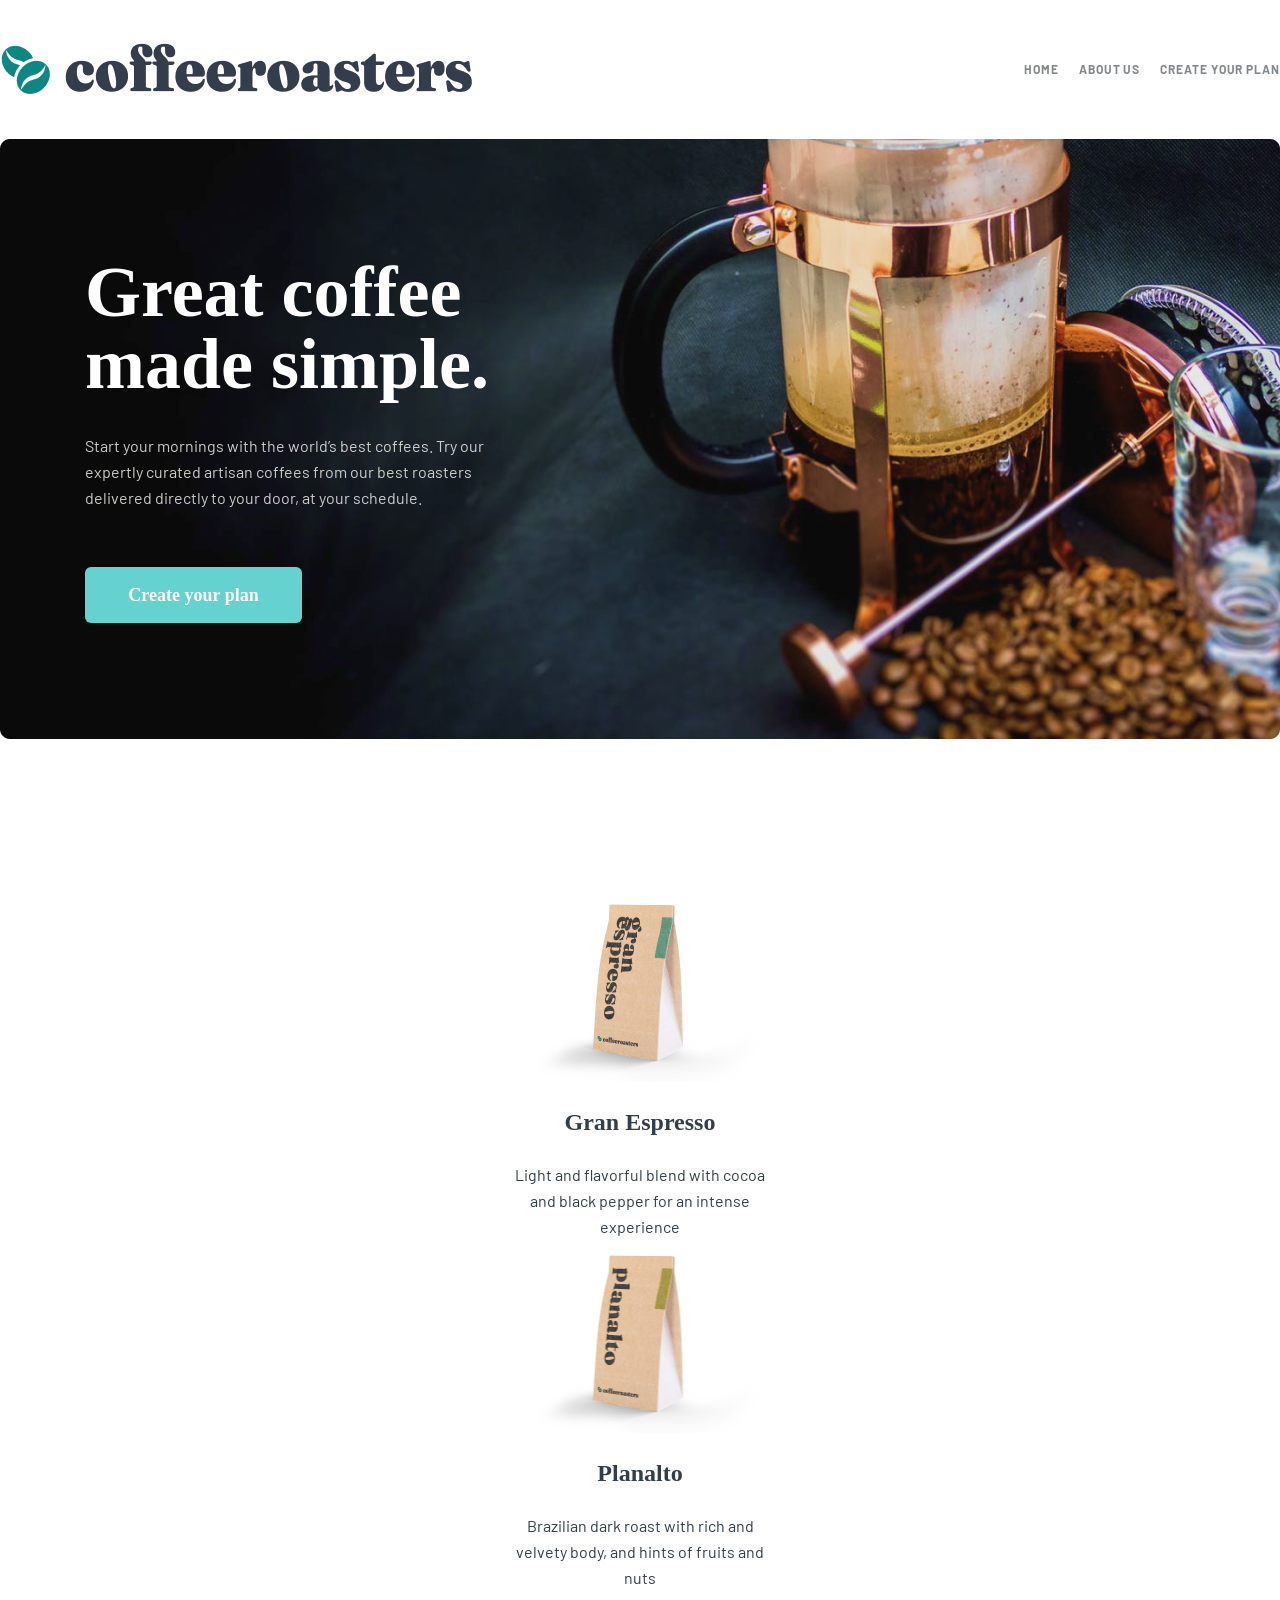
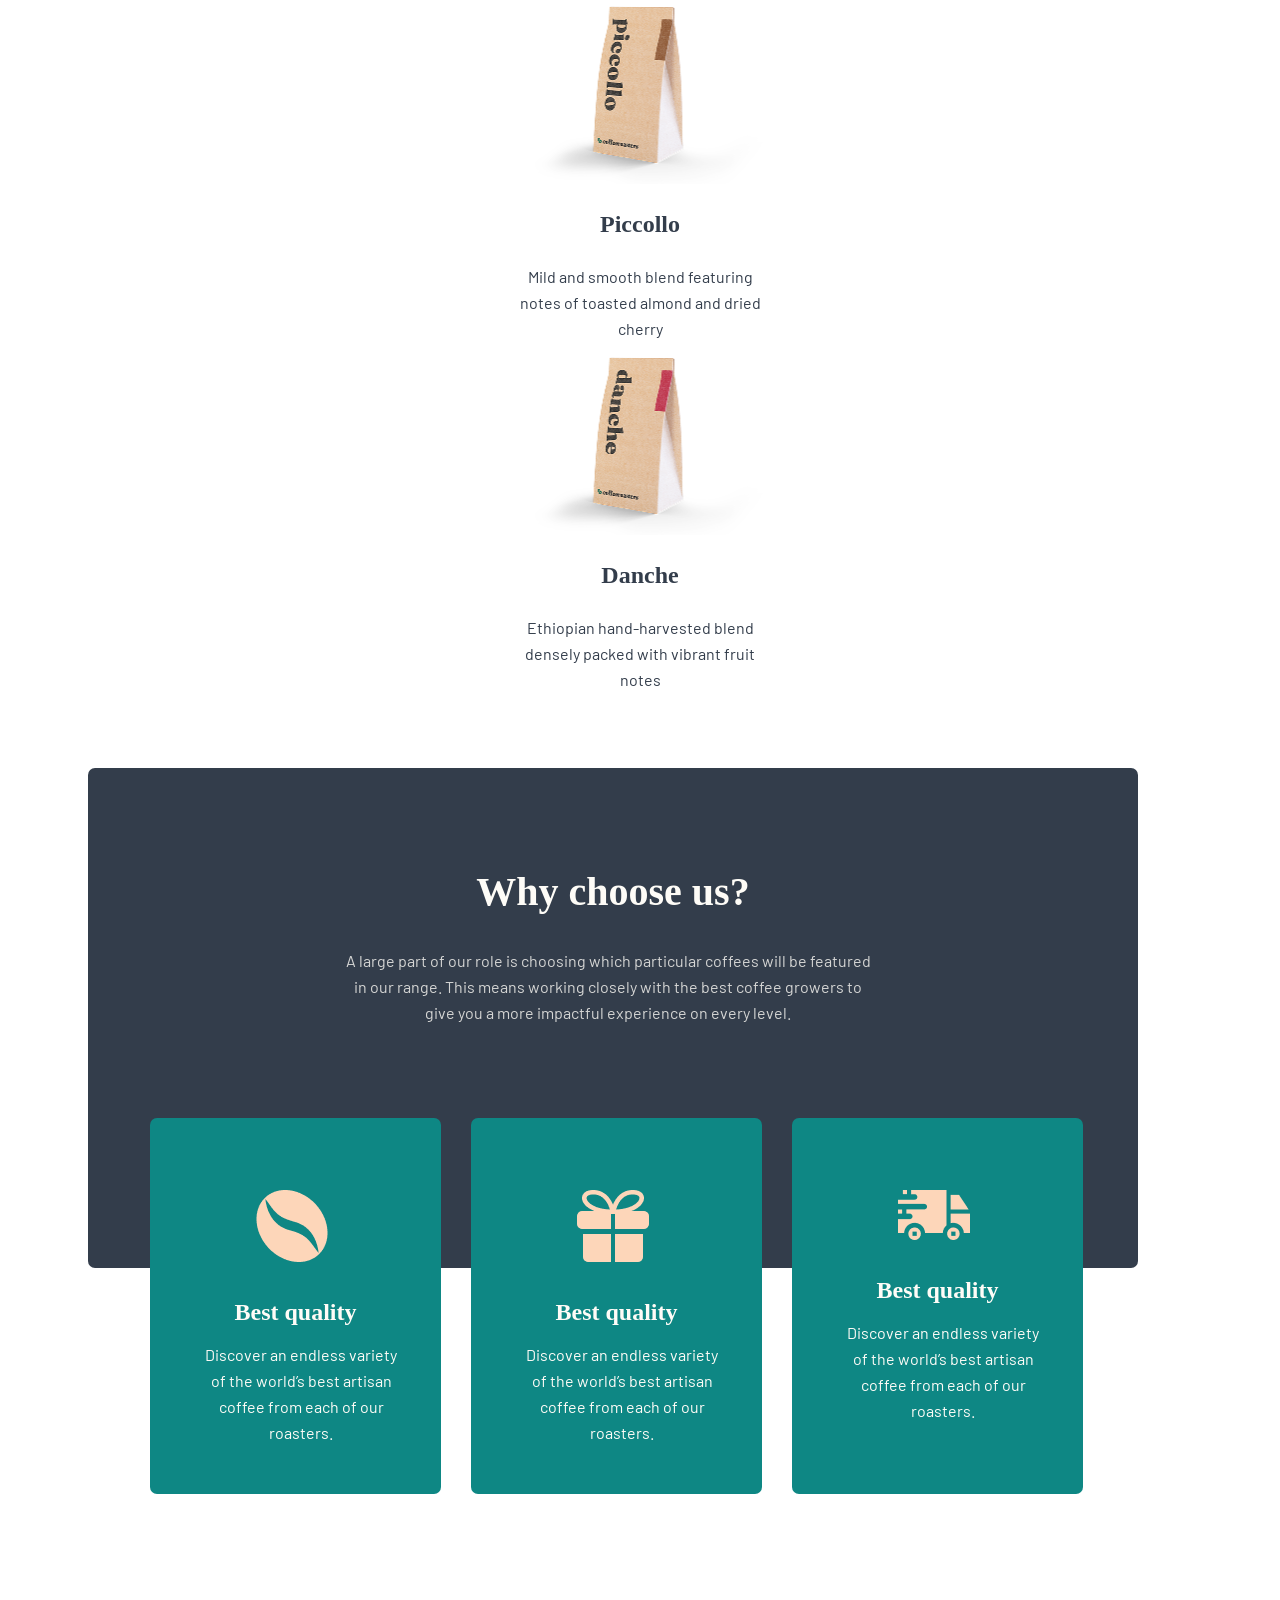
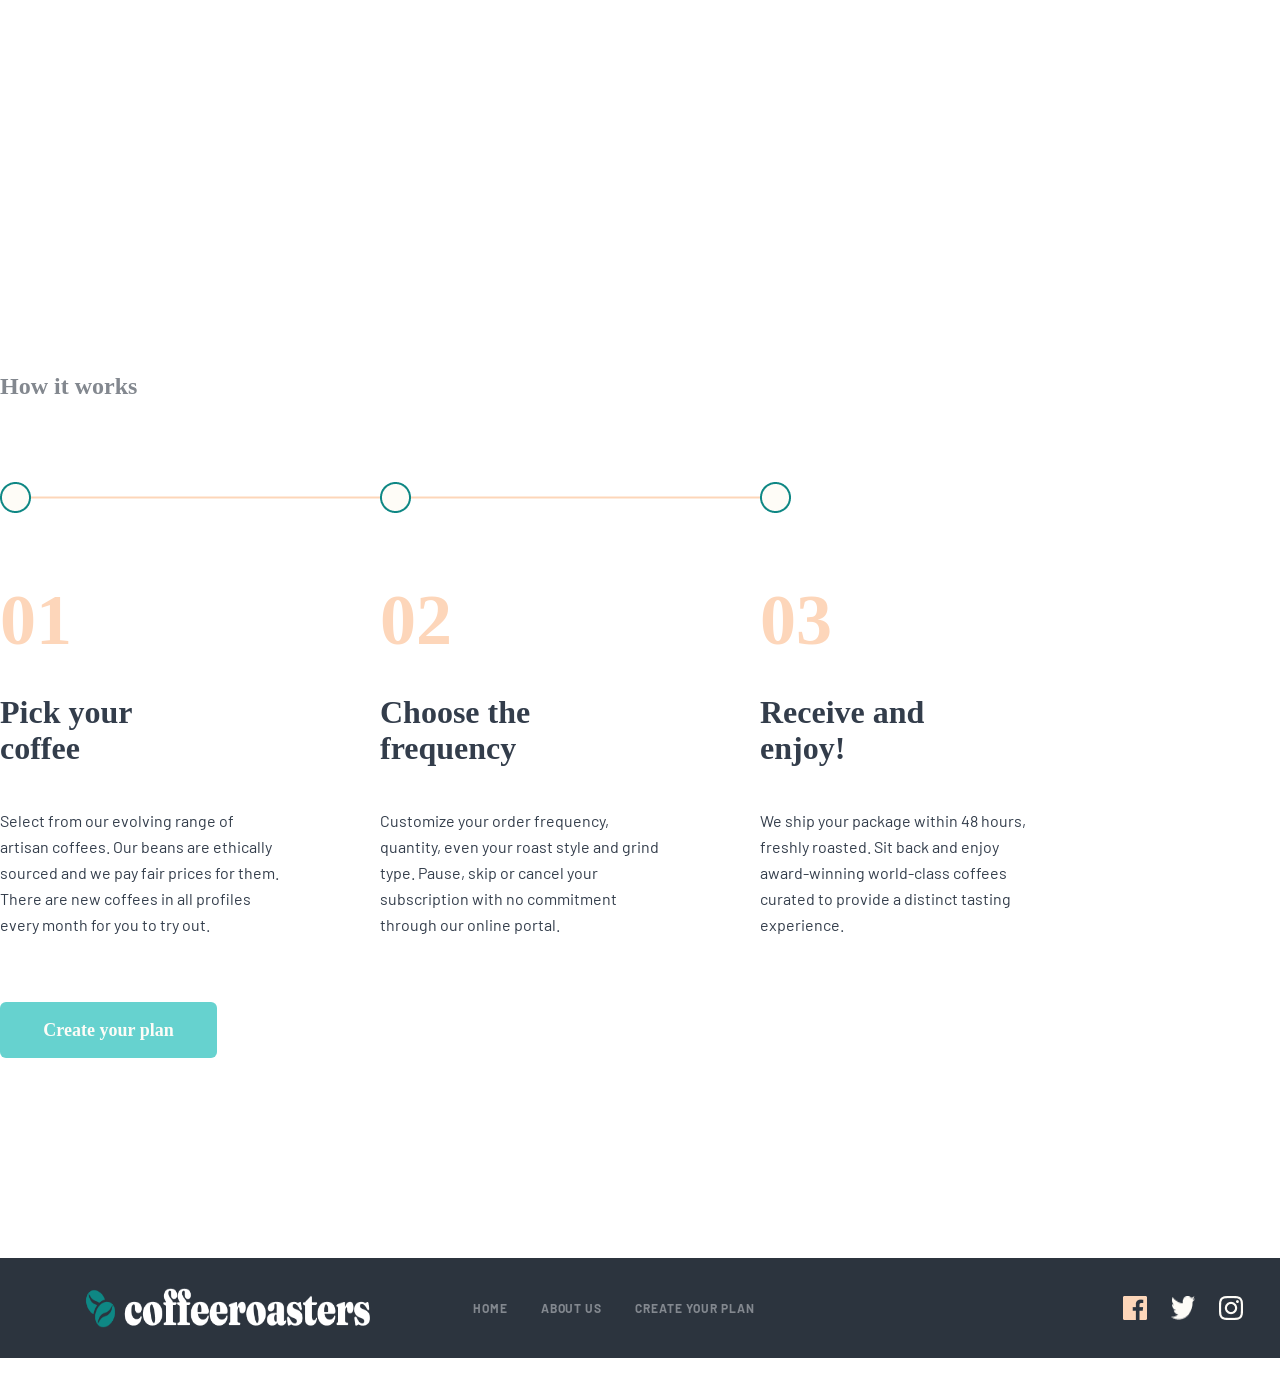
<file: index.html>
<!doctype html>
<html lang="en">
  <head>
    <meta charset="UTF-8" />
    <meta name="viewport" content="width=device-width, initial-scale=1.0" />
    <link rel="stylesheet" href="./css/style.css" />
    <title>Coffe</title>
  </head>
  <body>
    <header>
      <nav class="navbar__nav container">
        <img src="./assents/Group 5.png" alt="logo" class="navbar__logo" />
        <ul class="navbar__menu">
          <li class="navbar__item">
            <a href="#" class="navbar__link">HOME</a>
          </li>

          <li class="navbar__item">
            <a href="./pages/about.html" class="navbar__link">ABOUT US</a>
          </li>

          <li class="navbar__item">
            <a href="./pages/subcribe.html" class="navbar__link"
              >CREATE YOUR PLAN</a
            >
          </li>
        </ul>
      </nav>
    </header>

    <main>
      <section class="intro">
        <div class="intro__container container">
          <h1 class="intro__title">Great coffee made simple.</h1>
          <p class="intro__text">
            Start your mornings with the world’s best coffees. Try our expertly
            curated artisan coffees from our best roasters delivered directly to
            your door, at your schedule.
          </p>
          <button class="intro__btn">Create your plan</button>
        </div>
      </section>

      <section class="cards">
        <div class="cards__container container">
          <div class="cards__box">
          <div class="card">
            <div class="card__box">
              <img
                src="./assents/kopi1 copy.png"
                alt="coffe paket"
                class="card__img"
              />
              <h3 class="card__title">Gran Espresso</h3>
              <p class="card__text">
                Light and flavorful blend with cocoa and black pepper for an
                intense experience
              </p>
            </div>
          </div>

          <div class="card">
            <div class="card__box">
              <img
                src="./assents/kopi2.png"
                alt="coffe paket"
                class="card__img"
              />
              <h3 class="card__title">Planalto</h3>
              <p class="card__text">
                Brazilian dark roast with rich and velvety body, and hints of
                fruits and nuts
              </p>
            </div>
          </div>

          <div class="card">
            <div class="card__box">
              <img
                src="./assents/kopi3.png"
                alt="coffe paket"
                class="card__img"
              />
              <h3 class="card__title">Piccollo</h3>
              <p class="card__text">
                Mild and smooth blend featuring notes of toasted almond and
                dried cherry
              </p>
            </div>
          </div>

          <div class="card">
            <div class="card__box">
              <img
                src="./assents/kopi4.png"
                alt="coffe paket"
                class="card__img"
              />
              <h3 class="card__title">Danche</h3>
              <p class="card__text">
                Ethiopian hand-harvested blend densely packed with vibrant fruit
                notes
              </p>
            </div>
          </div>
          </div>
        </div>
      </section>

      <section class="choose">
        <div class="choose__container container">
          <div class="choose__bitmap">
            <h2 class="choose__title">Why choose us?</h2>
            <p class="choose__text">
              A large part of our role is choosing which particular coffees will
              be featured in our range. This means working closely with the best
              coffee growers to give you a more impactful experience on every
              level.
            </p>
          </div>

          <div class="choose__cards__card">
            <div class="choose__cards">
              <div class="cards__card">
                <img
                  src="./assents/coffee-bean.png"
                  alt="coffe donasi"
                  class="choose__card__img"
                />
                <h2 class="choose__card__title">Best quality</h2>
                <p class="choose__card__text">
                  Discover an endless variety of the world’s best artisan coffee
                  from each of our roasters.
                </p>
              </div>
            </div>

            <div class="choose__cards">
              <div class="cards__card">
                <img
                  src="./assents/Combined Shape.png"
                  alt="coffe donasi"
                  class="choose__card__img"
                />
                <h2 class="choose__card__title">Best quality</h2>
                <p class="choose__card__text">
                  Discover an endless variety of the world’s best artisan coffee
                  from each of our roasters.
                </p>
              </div>
            </div>

            <div class="choose__cards">
              <div class="cards__card">
                <img
                  src="./assents/Combined Shape (1).png"
                  alt="coffe donasi"
                  class="choose__card__img"
                />
                <h2 class="choose__card__title">Best quality</h2>
                <p class="choose__card__text">
                  Discover an endless variety of the world’s best artisan coffee
                  from each of our roasters.
                </p>
              </div>
            </div>
          </div>
        </div>
      </section>

      <section class="works">
        <div class="works__container container">
          <h2 class="works__title">How it works</h2>
          <img src="./assents/list.png" alt="list" class="works__img" />
          <div class="works__boxs">
            <div class="boxs__box">
              <h1 class="box__number">01</h1>
              <h1 class="box__title">Pick your coffee</h1>
              <p class="box__text">
                Select from our evolving range of artisan coffees. Our beans are
                ethically sourced and we pay fair prices for them. There are new
                coffees in all profiles every month for you to try out.
              </p>
            </div>

            <div class="boxs__box">
              <h1 class="box__number">02</h1>
              <h1 class="box__title">Choose the frequency</h1>
              <p class="box__text">
                Customize your order frequency, quantity, even your roast style
                and grind type. Pause, skip or cancel your subscription with no
                commitment through our online portal.
              </p>
            </div>

            <div class="boxs__box">
              <h1 class="box__number">03</h1>
              <h1 class="box__title">Receive and enjoy!</h1>
              <p class="box__text">
                We ship your package within 48 hours, freshly roasted. Sit back
                and enjoy award-winning world-class coffees curated to provide a
                distinct tasting experience.
              </p>
            </div>
          </div>
          <button class="works__btn">Create your plan</button>
        </div>
      </section>

      <section class="footer">
        <div class="footer__container container">
          <div class="footer__background">
            <img
              src="./assents/footerLogo.png"
              alt="logo"
              class="footer__logo"
            />
            <navbar class="footer__nav">
              <ul class="footer__menu">
                <li class="footer__item">
                  <a href="#" class="footer__link">HOME</a>
                </li>

                <li class="footer__item">
                  <a href="./pages/about.html" class="footer__link">ABOUT US</a>
                </li>

                <li class="footer__item">
                  <a href="#" class="footer__link">CREATE YOUR PLAN</a>
                </li>
              </ul>
            </navbar>
            <div class="footer__imgs">
              <img
                src="./assents/facebook.png"
                alt="facebook"
                class="footer__img"
              />
              <img src="./assents/twich.png" alt="twich" class="footer__img" />
              <img
                src="./assents/instagram.png"
                alt="instagram"
                class="footer__img__instagram"
              />
            </div>
          </div>
        </div>
      </section>
    </main>
  </body>
</html>
</file>
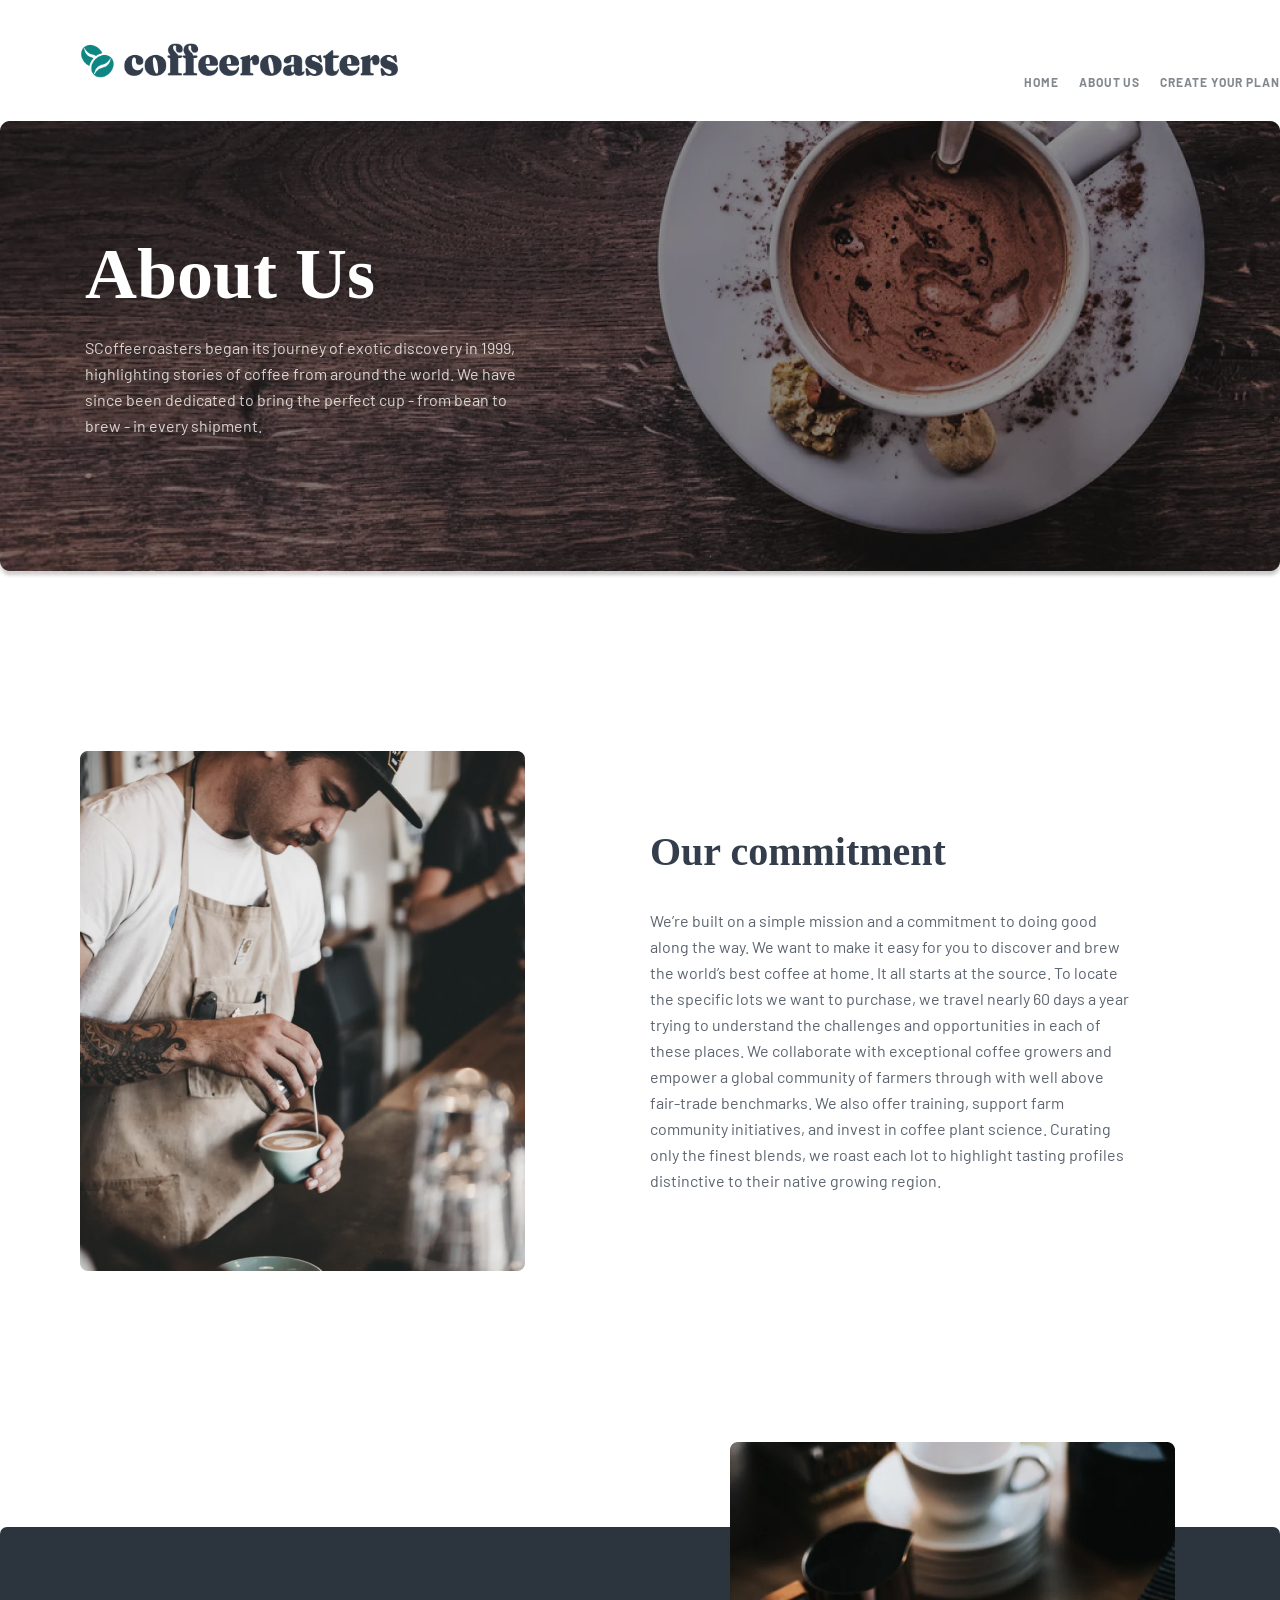
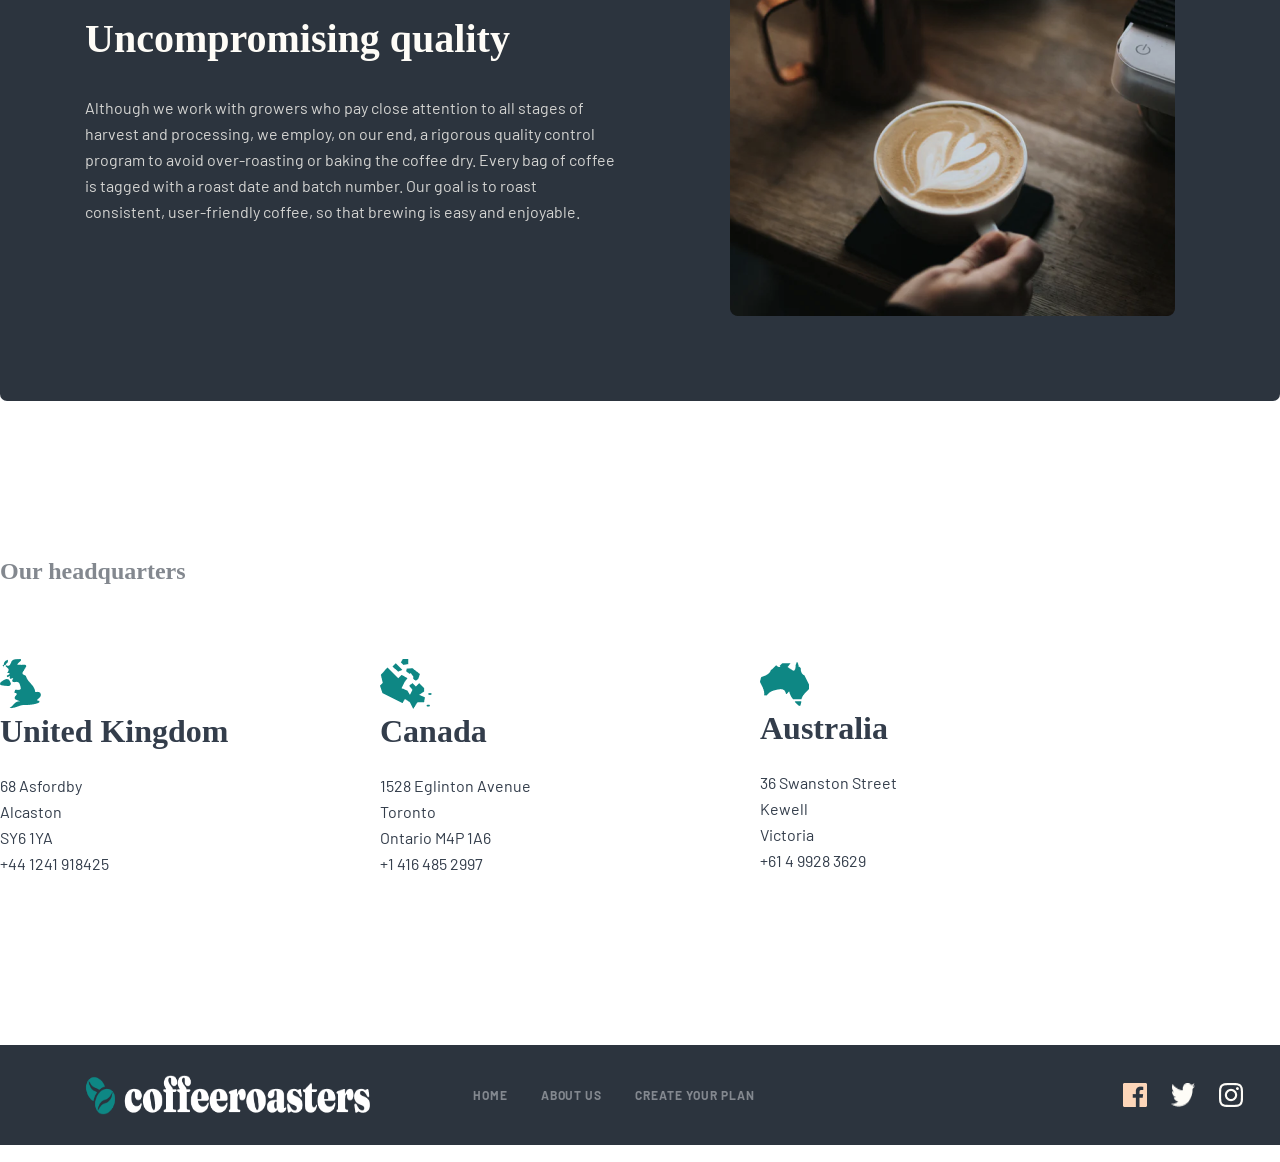
<file: pages/about.html>
<!doctype html>
<html lang="en">
  <head>
    <meta charset="UTF-8" />
    <meta name="viewport" content="width=device-width, initial-scale=1.0" />
    <link rel="stylesheet" href="../css/about.css" />
    <title>Coffe</title>
  </head>
  <body>
    <header>
      <nav class="navbar__nav container">
        <img src="../assents/Group 5.png" alt="logo" class="navbar__logo" />
        <ul class="navbar__menu">
          <li class="navbar__item">
            <a href="../index.html" class="navbar__link">HOME</a>
          </li>

          <li class="navbar__item">
            <a href="#" class="navbar__link">ABOUT US</a>
          </li>

          <li class="navbar__item">
            <a href="../pages/subcribe.html" class="navbar__link"
              >CREATE YOUR PLAN</a
            >
          </li>
        </ul>
      </nav>
    </header>

    <main>
      <section class="intro">
        <div class="intro__container container">
          <img src="../assents/orqaFon.png" alt="orqa fon" class="intro__img" />
          <h1 class="intro__title">About Us</h1>
          <p class="intro__text">
            SCoffeeroasters began its journey of exotic discovery in 1999,
            highlighting stories of coffee from around the world. We have since
            been dedicated to bring the perfect cup - from bean to brew - in
            every shipment.
          </p>
        </div>
      </section>

      <section class="our">
        <div class="our__container container">
          <img src="../assents/barist.png" alt="barist" class="our__img" />

          <div class="our__left">
            <h2 class="our__title">Our commitment</h2>
            <p class="our__text">
              We’re built on a simple mission and a commitment to doing good
              along the way. We want to make it easy for you to discover and
              brew the world’s best coffee at home. It all starts at the source.
              To locate the specific lots we want to purchase, we travel nearly
              60 days a year trying to understand the challenges and
              opportunities in each of these places. We collaborate with
              exceptional coffee growers and empower a global community of
              farmers through with well above fair-trade benchmarks. We also
              offer training, support farm community initiatives, and invest in
              coffee plant science. Curating only the finest blends, we roast
              each lot to highlight tasting profiles distinctive to their native
              growing region.
            </p>
          </div>
        </div>
      </section>

      <section class="quality">
        <div class="quality__container container">
          <div class="quality__bgc">
            <div class="quality__right">
              <div class="quality__matn">
                <h3 class="quality__title">Uncompromising quality</h3>
                <p class="quality__text">
                  Although we work with growers who pay close attention to all
                  stages of harvest and processing, we employ, on our end, a
                  rigorous quality control program to avoid over-roasting or
                  baking the coffee dry. Every bag of coffee is tagged with a
                  roast date and batch number. Our goal is to roast consistent,
                  user-friendly coffee, so that brewing is easy and enjoyable.
                </p>
              </div>
            </div>
          </div>
          <img src="../assents/coffe.png" alt="coffe" class="quality__img" />
        </div>
      </section>

      <section class="continet">
        <div class="continet__container container">
          <h2 class="continet__title">Our headquarters</h2>
          <div class="continet__boxs">
            <div class="continet__box">
              <img
                src="../assents/United.png"
                alt="United Kingdom"
                class="box__img"
              />
              <div class="box__matn">
                <h3 class="box__title">United Kingdom</h3>
                <p class="box__text">68 Asfordby</p>
                <p class="box__text">Alcaston</p>
                <p class="box__text">SY6 1YA</p>
                <p class="box__text">+44 1241 918425</p>
              </div>
            </div>

            <div class="continet__box">
              <img src="../assents/Canada.png" alt="Canada" class="box__img" />
              <div class="box__matn">
                <h3 class="box__title">Canada</h3>
                <p class="box__text">1528 Eglinton Avenue</p>
                <p class="box__text">Toronto</p>
                <p class="box__text">Ontario M4P 1A6</p>
                <p class="box__text">+1 416 485 2997</p>
              </div>
            </div>

            <div class="continet__box">
              <img
                src="../assents/Australia.png"
                alt="Australia"
                class="box__img"
              />
              <div class="box__matn">
                <h3 class="box__title">Australia</h3>
                <p class="box__text">36 Swanston Street</p>
                <p class="box__text">Kewell</p>
                <p class="box__text">Victoria</p>
                <p class="box__text">+61 4 9928 3629</p>
              </div>
            </div>
          </div>
        </div>
      </section>

      <section class="footer">
        <div class="footer__container container">
          <div class="footer__background">
            <img src="../assents/footerLogo.png" alt="logo" class="footer__logo" />

            <nav class="footer__nav">
              <ul class="footer__menu">
                <li class="footer__item">
                  <a href="../index.html" class="footer__link">HOME</a>
                </li>

                <li class="footer__item">
                  <a href="../pages/about.html" class="footer__link">ABOUT US</a>
                </li>

                <li class="footer__item">
                  <a href="../pages/subcribe.html" class="footer__link"
                    >CREATE YOUR PLAN</a
                  >
                </li>
              </ul>
            </nav>

            <div class="footer__imgs">
              <img src="../assents/facebook.png" alt="facebook" class="footer__img">
              <img src="../assents/twich.png" alt="twich" class="footer__img">
              <img src="../assents/instagram.png" alt="instagram" class="footer__img__instagram">
            </div>
          </div>
        </div>
      </section>
    </main>
  </body>
</html>
</file>
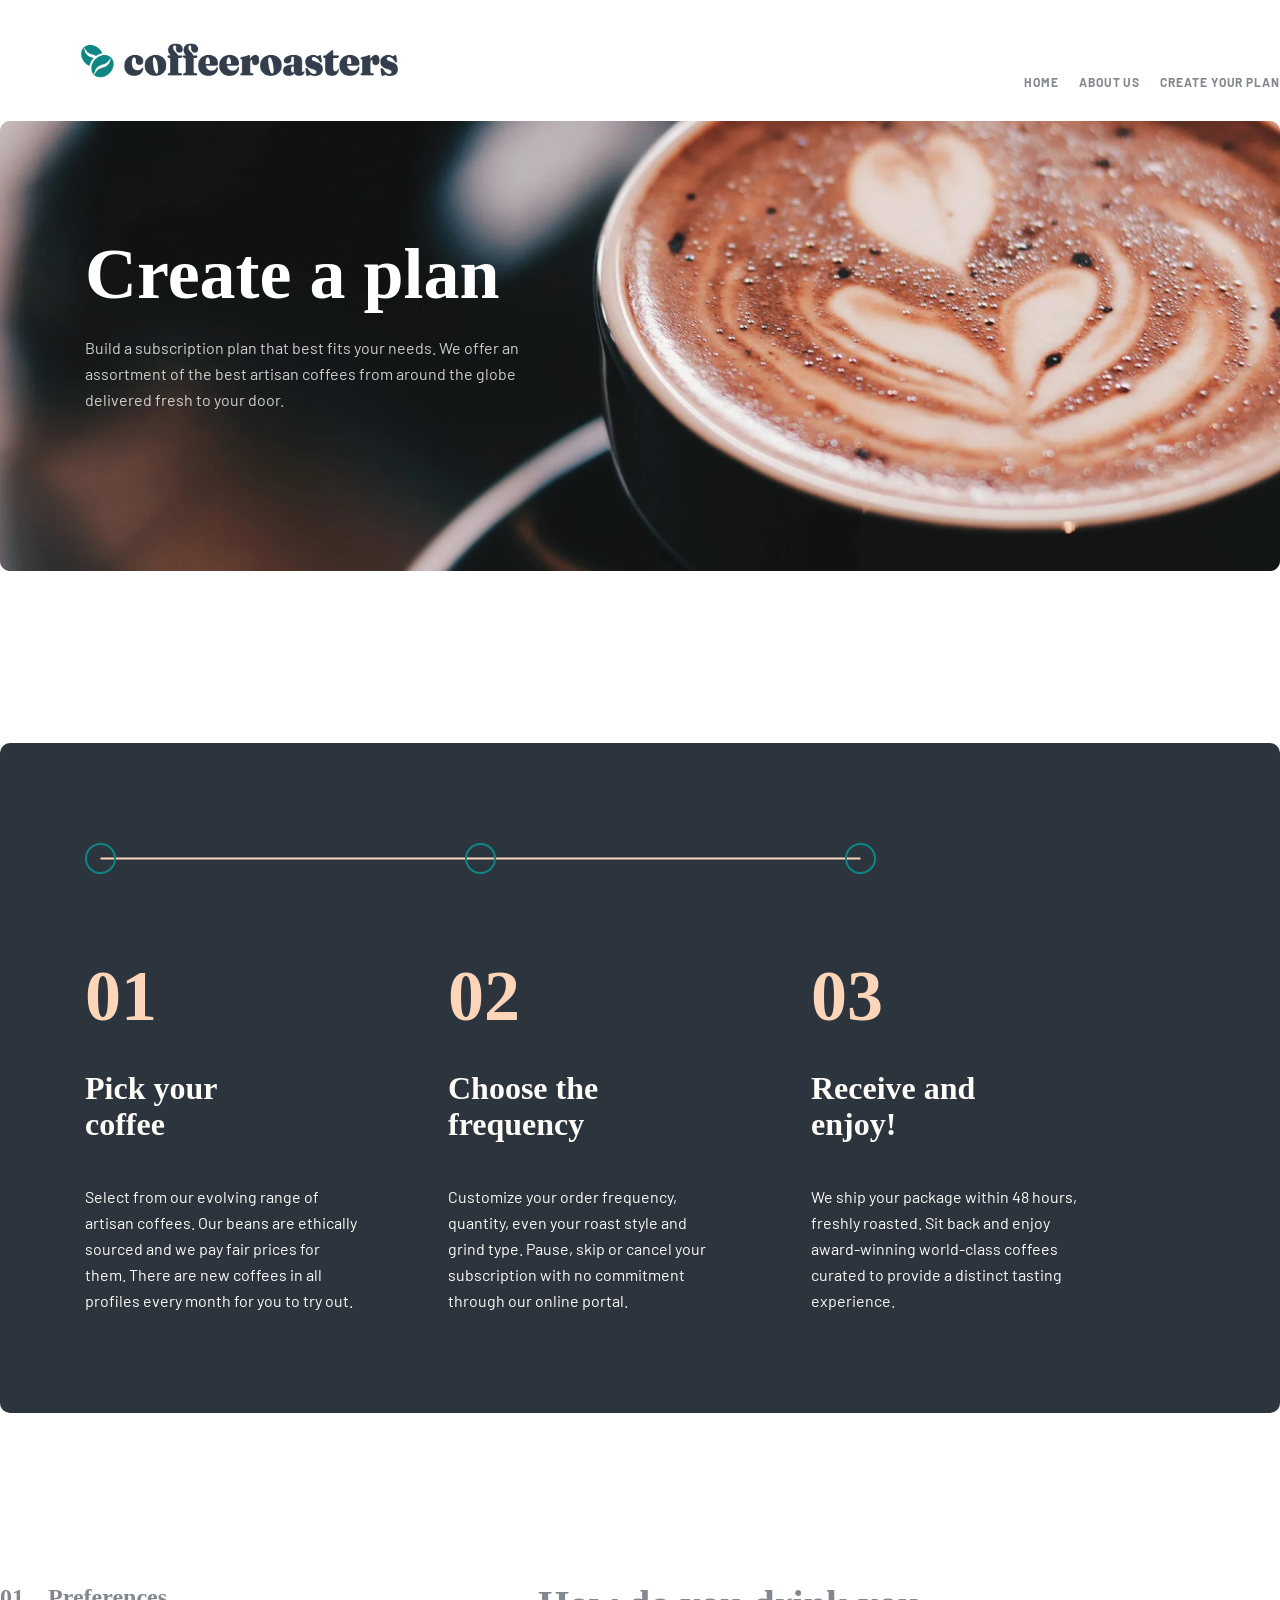
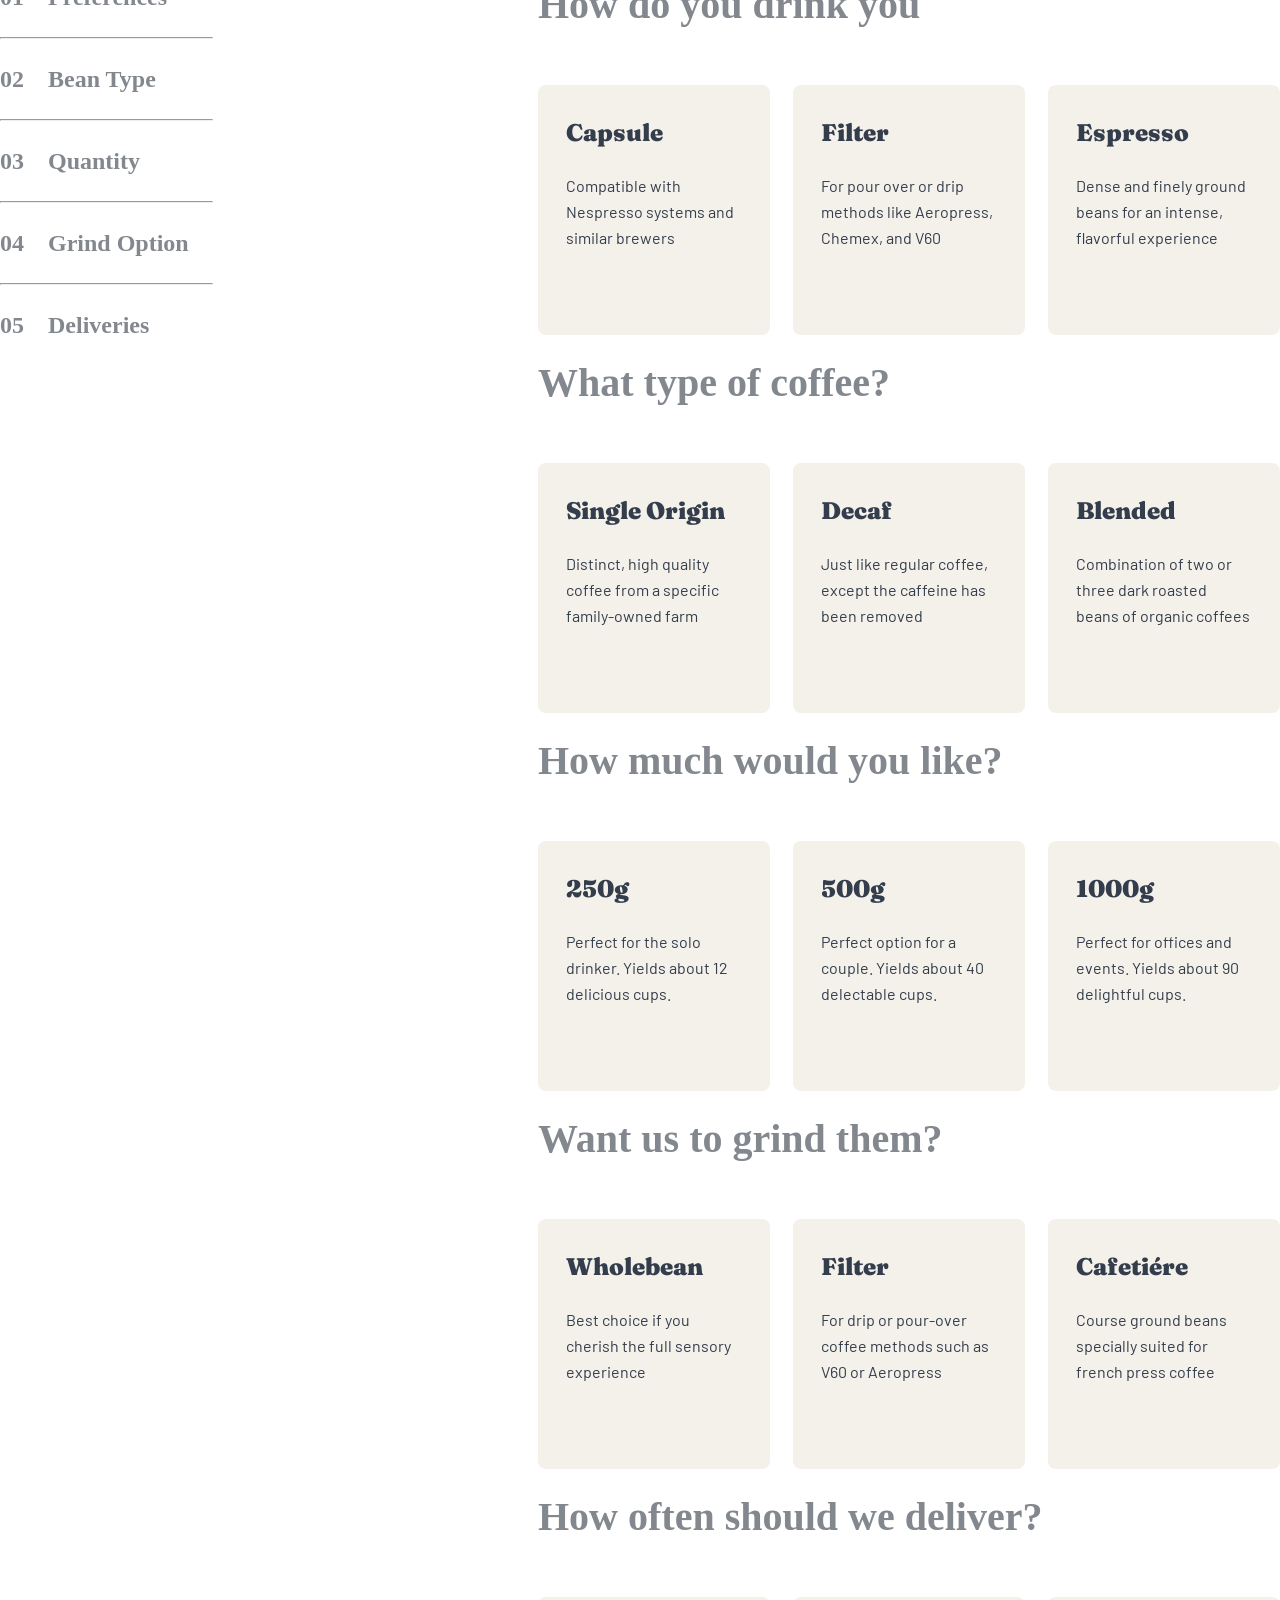
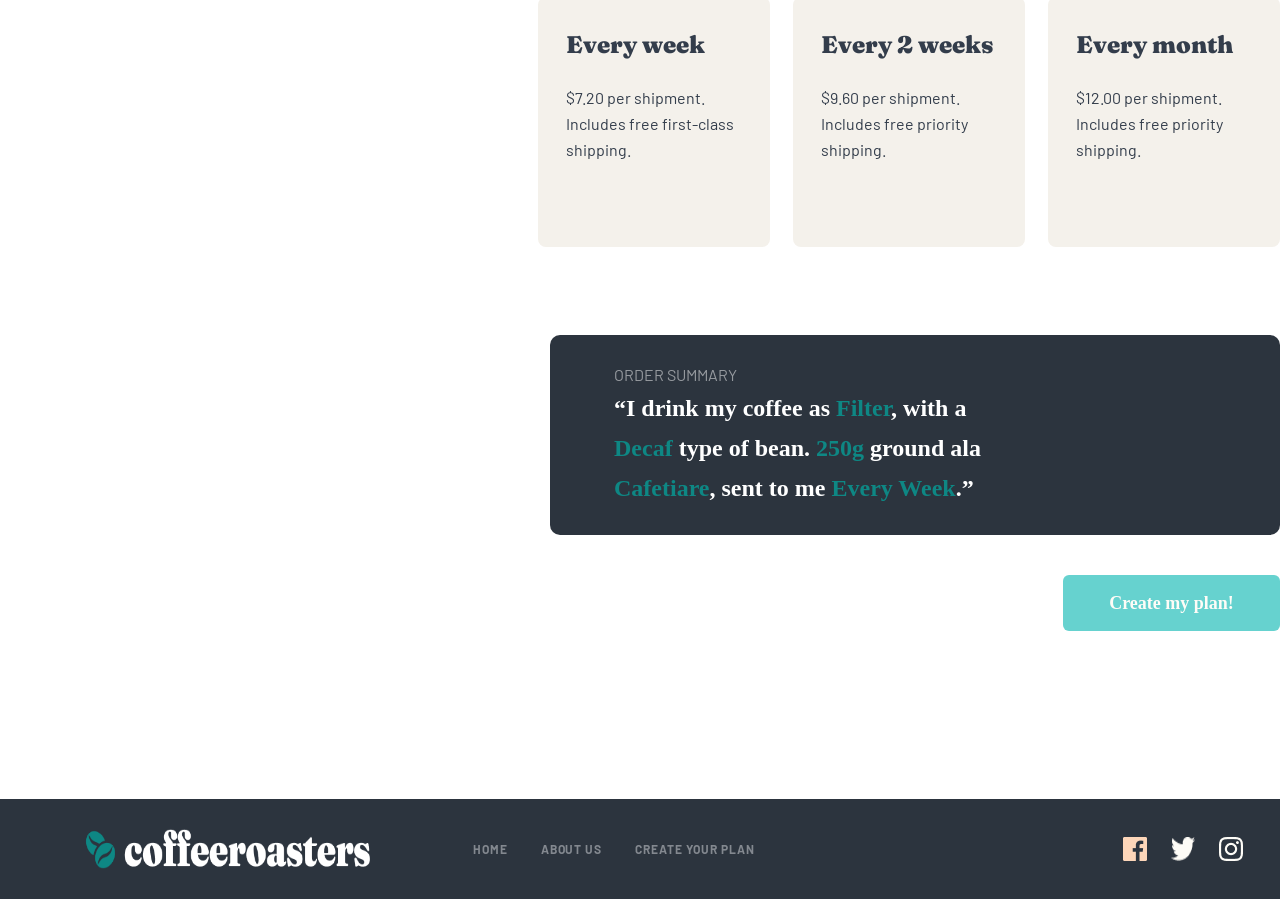
<file: pages/subcribe.html>
<!doctype html>
<html lang="en">
  <head>
    <meta charset="UTF-8" />
    <meta name="viewport" content="width=device-width, initial-scale=1.0" />
    <link rel="stylesheet" href="../css/subcribe.css" />
    <title>Coffe</title>
  </head>
  <body>
    <header>
      <nav class="navbar__nav container">
        <img src="../assents/Group 5.png" alt="logo" class="navbar__logo" />
        <ul class="navbar__menu">
          <li class="navbar__item">
            <a href="../index.html" class="navbar__link">HOME</a>
          </li>

          <li class="navbar__item">
            <a href="../pages/about.html" class="navbar__link">ABOUT US</a>
          </li>

          <li class="navbar__item">
            <a href="#" class="navbar__link">CREATE YOUR PLAN</a>
          </li>
        </ul>
      </nav>
    </header>

    <main>
      <section class="intro">
        <div class="intro__container container">
          <img
            src="../assents/OrqaFon (1).png"
            alt="orqa fon"
            class="intro__img"
          />
          <h1 class="intro__title">Create a plan</h1>
          <p class="intro__text">
            Build a subscription plan that best fits your needs. We offer an
            assortment of the best artisan coffees from around the globe
            delivered fresh to your door.
          </p>
        </div>
      </section>

      <section class="works">
        <div class="works__container container">
          <img src="../assents/list2.png" alt="list" class="works__img" />
          <div class="works__boxs">
            <div class="boxs__box box1">
              <h1 class="box__number">01</h1>
              <h1 class="box__title">Pick your coffee</h1>
              <p class="box__text">
                Select from our evolving range of artisan coffees. Our beans are
                ethically sourced and we pay fair prices for them. There are new
                coffees in all profiles every month for you to try out.
              </p>
            </div>

            <div class="boxs__box box2">
              <h1 class="box__number">02</h1>
              <h1 class="box__title">Choose the frequency</h1>
              <p class="box__text">
                Customize your order frequency, quantity, even your roast style
                and grind type. Pause, skip or cancel your subscription with no
                commitment through our online portal.
              </p>
            </div>

            <div class="boxs__box box3">
              <h1 class="box__number">03</h1>
              <h1 class="box__title">Receive and enjoy!</h1>
              <p class="box__text">
                We ship your package within 48 hours, freshly roasted. Sit back
                and enjoy award-winning world-class coffees curated to provide a
                distinct tasting experience.
              </p>
            </div>
          </div>
        </div>
      </section>

      <section class="coffee">
        <div class="coffee__container container">
          <div class="coffee__left">
            <div class="left__matn matn1">
              <p class="left__number">01</p>
              <p class="left__text">Preferences</p>
            </div>
            <hr class="left__hr" />

            <div class="left__matn">
              <p class="left__number">02</p>
              <p class="left__text">Bean Type</p>
            </div>
            <hr class="left__hr" />

            <div class="left__matn">
              <p class="left__number">03</p>
              <p class="left__text">Quantity</p>
            </div>
            <hr class="left__hr" />

            <div class="left__matn">
              <p class="left__number">04</p>
              <p class="left__text">Grind Option</p>
            </div>
            <hr class="left__hr" />

            <div class="left__matn">
              <p class="left__number">05</p>
              <p class="left__text">Deliveries</p>
            </div>
          </div>

          <div class="coffee__right">
            <div class="coffee__box">
              <h1 class="right__title">How do you drink you</h1>
              <div class="right__boxs">
                <div class="right__box">
                  <h1 class="box__title">Capsule</h1>
                  <p class="box__text">
                    Compatible with Nespresso systems and similar brewers
                  </p>
                </div>

                <div class="right__box">
                  <h1 class="box__title">Filter</h1>
                  <p class="box__text">
                    For pour over or drip methods like Aeropress, Chemex, and
                    V60
                  </p>
                </div>

                <div class="right__box">
                  <h1 class="box__title">Espresso</h1>
                  <p class="box__text">
                    Dense and finely ground beans for an intense, flavorful
                    experience
                  </p>
                </div>
              </div>
            </div>

            <div class="coffee__box">
              <h1 class="right__title">What type of coffee?</h1>
              <div class="right__boxs">
                <div class="right__box">
                  <h1 class="box__title">Single Origin</h1>
                  <p class="box__text">
                    Distinct, high quality coffee from a specific family-owned
                    farm
                  </p>
                </div>

                <div class="right__box">
                  <h1 class="box__title">Decaf</h1>
                  <p class="box__text">
                    Just like regular coffee, except the caffeine has been
                    removed
                  </p>
                </div>

                <div class="right__box">
                  <h1 class="box__title">Blended</h1>
                  <p class="box__text">
                    Combination of two or three dark roasted beans of organic
                    coffees
                  </p>
                </div>
              </div>
            </div>

            <div class="coffee__box">
              <h1 class="right__title">How much would you like?</h1>
              <div class="right__boxs">
                <div class="right__box">
                  <h1 class="box__title">250g</h1>
                  <p class="box__text">
                    Perfect for the solo drinker. Yields about 12 delicious
                    cups.
                  </p>
                </div>

                <div class="right__box">
                  <h1 class="box__title">500g</h1>
                  <p class="box__text">
                    Perfect option for a couple. Yields about 40 delectable
                    cups.
                  </p>
                </div>

                <div class="right__box">
                  <h1 class="box__title">1000g</h1>
                  <p class="box__text">
                    Perfect for offices and events. Yields about 90 delightful
                    cups.
                  </p>
                </div>
              </div>
            </div>

            <div class="coffee__box">
              <h1 class="right__title">Want us to grind them?</h1>
              <div class="right__boxs">
                <div class="right__box">
                  <h1 class="box__title">Wholebean</h1>
                  <p class="box__text">
                    Best choice if you cherish the full sensory experience
                  </p>
                </div>

                <div class="right__box">
                  <h1 class="box__title">Filter</h1>
                  <p class="box__text">
                    For drip or pour-over coffee methods such as V60 or
                    Aeropress
                  </p>
                </div>

                <div class="right__box">
                  <h1 class="box__title">Cafetiére</h1>
                  <p class="box__text">
                    Course ground beans specially suited for french press coffee
                  </p>
                </div>
              </div>
            </div>

            <div class="coffee__box">
              <h1 class="right__title">How often should we deliver?</h1>
              <div class="right__boxs">
                <div class="right__box">
                  <h1 class="box__title">Every week</h1>
                  <p class="box__text">
                    $7.20 per shipment. Includes free first-class shipping.
                  </p>
                </div>

                <div class="right__box">
                  <h1 class="box__title">Every 2 weeks</h1>
                  <p class="box__text">
                    $9.60 per shipment. Includes free priority shipping.
                  </p>
                </div>

                <div class="right__box">
                  <h1 class="box__title">Every month</h1>
                  <p class="box__text">
                    $12.00 per shipment. Includes free priority shipping.
                  </p>
                </div>
              </div>
            </div>
          </div>
        </div>
      </section>

      <section class="order">
        <div class="order__container container">
          <div class="order__bg">
            <h1 class="order__title">Order Summary</h1>
            <p class="order__text">
              “I drink my coffee as <span class="order__span">Filter</span>,
              with a <span class="order__span">Decaf</span> type of bean.
              <span class="order__span">250g</span> ground ala
              <span class="order__span">Cafetiare</span>, sent to me
              <span class="order__span">Every Week</span>.”
            </p>
          </div>

          <button class="order__btn">Create my plan!</button>
        </div>
      </section>

      <section class="footer">
        <div class="footer__container container">
          <div class="footer__background">
            <img
              src="../assents/footerLogo.png"
              alt="logo"
              class="footer__logo"
            />
            <nav class="footer__nav">
              <ul class="footer__menu">
                <li class="footer__item">
                  <a href="../index.html" class="footer__link">HOME</a>
                </li>

                <li class="footer__item">
                  <a href="../pages/about.html" class="footer__link">ABOUT US</a>
                </li>

                <li class="footer__item">
                  <a href="../pages/subcribe.html" class="footer__link">CREATE YOUR PLAN</a>
                </li>
              </ul>
            </nav>
            <div class="footer__imgs">
              <img
                src="../assents/facebook.png"
                alt="facebook"
                class="footer__img"
              />
              <img src="../assents/twich.png" alt="twich" class="footer__img" />
              <img
                src="../assents/instagram.png"
                alt="instagram"
                class="footer__img__instagram"
              />
            </div>
          </div>
        </div>
      </section>
    </main>
  </body>
</html>
</file>
<file: css/style.css>
@import url("https://fonts.googleapis.com/css2?family=Barlow:ital,wght@0,100;0,200;0,300;0,400;0,500;0,600;0,700;0,800;0,900;1,100;1,200;1,300;1,400;1,500;1,600;1,700;1,800;1,900&family=Fraunces:ital,opsz,wght@0,9..144,100..900;1,9..144,100..900&display=swap");
* {
  padding: 0;
  margin: 0;
  box-sizing: border-box;
}

li {
  list-style: none;
}

a {
  text-decoration: none;
  color: #83888F;
}

section,
header {
  width: 100%;
}

.container {
  width: 1280px;
  margin: 0 auto;
}

@media (min-width: 767px) and (max-width: 1279px) {
  .container {
    width: 700px;
  }
}
.navbar__nav {
  display: flex;
  align-items: center;
  justify-content: space-between;
  padding-top: 43px;
  padding-bottom: 44px;
}
.navbar__menu {
  display: flex;
  align-items: center;
  justify-content: center;
  gap: 20px;
}
.navbar__item {
  font-family: "Barlow";
  font-style: normal;
  font-weight: 700;
  font-size: 12px;
  line-height: 15px;
  letter-spacing: 0.923077px;
  text-transform: uppercase;
  color: #83888f;
}
.navbar:hover {
  color: #333d43;
}

.intro__container {
  position: relative;
  background-image: url(../assents/Bitmap.png);
  height: 600px;
}
.intro__title {
  position: absolute;
  z-index: 2;
  top: 117px;
  left: 85px;
  font-style: normal;
  font-weight: 900;
  font-size: 72px;
  line-height: 72px;
  color: white;
  width: 500px;
}
.intro__text {
  position: absolute;
  top: 294px;
  left: 85px;
  z-index: 2;
  font-family: "Barlow";
  font-style: normal;
  font-weight: 400;
  font-size: 16px;
  line-height: 26px;
  color: #fefcf7;
  mix-blend-mode: normal;
  opacity: 0.8;
  width: 400px;
}
.intro__btn {
  position: absolute;
  top: 428px;
  left: 85px;
  z-index: 2;
  background: #66d2cf;
  border-radius: 6px;
  width: 217px;
  height: 56px;
  border: none;
  font-family: "Fraunces 9pt";
  font-style: normal;
  font-weight: 900;
  font-size: 18px;
  line-height: 25px;
  text-align: center;
  color: #fefcf7;
}

.cards__container {
  margin-top: 150px;
  margin-bottom: 75px;
  display: flex;
  align-items: center;
  justify-content: center;
  gap: 30px;
}
.cards .card {
  width: 255px;
}
.cards .card__img {
  width: 255px;
  height: 193px;
}
.cards .card__title {
  margin-top: 20px;
  margin-bottom: 24px;
  font-family: "Fraunces 9pt";
  font-style: normal;
  font-weight: 900;
  font-size: 24px;
  line-height: 32px;
  text-align: center;
  color: #333d4b;
}
.cards .card__text {
  width: 255px;
  font-family: "Barlow";
  font-style: normal;
  font-weight: 400;
  font-size: 16px;
  width: 255px;
  line-height: 26px;
  text-align: center;
  color: #333d4b;
}

.choose__bitmap {
  position: relative;
  z-index: 1;
  margin-left: 88px;
  background-color: #333d4b;
  border-radius: 7px;
  width: 1050px;
  height: 500px;
}
.choose__title {
  padding-top: 100px;
  font-family: "Fraunces 9pt";
  font-style: normal;
  font-weight: 900;
  font-size: 40px;
  line-height: 48px;
  text-align: center;
  color: #fefcf7;
}
.choose__text {
  margin-left: 250px;
  margin-top: 32px;
  font-family: "Barlow";
  font-style: normal;
  font-weight: 400;
  font-size: 16px;
  line-height: 26px;
  text-align: center;
  color: #fefcf7;
  mix-blend-mode: normal;
  width: 540px;
  opacity: 0.8;
}
.choose__cards__card {
  display: flex;
  gap: 30px;
}
.choose__cards {
  display: flex;
  gap: 30px;
  position: relative;
  top: -150px;
  left: 150px;
  z-index: 2;
  background-color: #0e8784;
  border-radius: 7px;
  text-align: center;
}
.choose .choose__card__img {
  padding-top: 72px;
  padding-left: 106px;
  padding-bottom: 30px;
  padding-right: 113px;
}
.choose .choose__card__title {
  font-family: "Fraunces 9pt";
  font-style: normal;
  font-weight: 900;
  padding-bottom: 14px;
  font-size: 24px;
  line-height: 32px;
  text-align: center;
  color: #fefcf7;
}
.choose .choose__card__text {
  padding-bottom: 48px;
  padding-left: 47px;
  font-family: "Barlow";
  font-style: normal;
  font-weight: 400;
  font-size: 16px;
  line-height: 26px;
  text-align: center;
  width: 255px;
  color: #fefcf7;
}

.works__title {
  margin-top: 326px;
  margin-bottom: 80px;
  font-family: "Fraunces 9pt";
  font-style: normal;
  font-weight: 900;
  font-size: 24px;
  line-height: 32px;
  color: #83888f;
}
.works__img {
  margin-bottom: 67px;
}
.works__boxs {
  display: flex;
  align-items: center;
  justify-content: start;
  gap: 95px;
}
.works__boxs .box__number {
  margin-bottom: 38px;
  font-family: "Fraunces 9pt";
  font-style: normal;
  font-weight: 900;
  font-size: 72px;
  line-height: 72px;
  color: #fdd6ba;
}
.works__boxs .box__title {
  margin-bottom: 42px;
  font-family: "Fraunces 9pt";
  font-style: normal;
  font-weight: 900;
  font-size: 32px;
  line-height: 36px;
  width: 200px;
  color: #333d4b;
}
.works__boxs .box__text {
  width: 285px;
  font-family: "Barlow";
  font-style: normal;
  font-weight: 400;
  font-size: 16px;
  line-height: 26px;
  color: #333d4b;
}
.works__btn {
  margin-bottom: 200px;
  margin-top: 64px;
  background: #66d2cf;
  border-radius: 6px;
  width: 217px;
  height: 56px;
  border: none;
  font-family: "Fraunces 9pt";
  font-style: normal;
  font-weight: 900;
  font-size: 18px;
  line-height: 25px;
  text-align: center;
  color: #fefcf7;
}

.footer__background {
  background: #2c343e;
  display: flex;
  align-items: center;
  height: 100px;
}
.footer__logo {
  padding-left: 85px;
  padding-top: 47px;
  padding-bottom: 47px;
  width: 370px;
  height: 134px;
  margin-right: 103px;
}
.footer__menu {
  margin-right: 368px;
  display: flex;
  justify-content: center;
  align-items: center;
  gap: 33px;
}
.footer__link {
  font-family: "Barlow";
  font-style: normal;
  font-weight: 700;
  font-size: 12px;
  line-height: 15px;
  letter-spacing: 0.923077px;
  text-transform: uppercase;
  color: #83888f;
}
.footer__link:hover {
  font-family: "Barlow";
  font-style: normal;
  font-weight: 700;
  font-size: 12px;
  line-height: 15px;
  letter-spacing: 0.923077px;
  text-transform: uppercase;
  color: #83888f;
}
.footer__imgs {
  display: flex;
  gap: 24px;
}

@media (min-width: 767px) and (max-width: 1279px) {
  * {
    overflow: hidden;
  }
  .navbar__logo {
    width: 220px;
  }
  .intro__container {
    background-image: url(../assents/bg-table.jpg);
    background-repeat: no-repeat;
    height: 689px;
  }
  .intro__title {
    position: absolute;
    top: 90px;
    left: 50px;
    font-family: "Fraunces 9pt";
    font-style: normal;
    font-weight: 900;
    font-size: 48px;
    line-height: 48px;
    color: #fefcf7;
    width: 300px;
  }
  .intro__text {
    position: absolute;
    top: 220px;
    left: 50px;
    font-family: "Barlow";
    font-style: normal;
    font-weight: 400;
    font-size: 15px;
    line-height: 25px;
    color: #fefcf7;
    mix-blend-mode: normal;
    opacity: 0.8;
  }
  .intro__btn {
    position: absolute;
    top: 330px;
    left: 50px;
    width: 217px;
  }
  .cards__container {
    display: flex;
    align-items: center;
    justify-content: center;
    flex-wrap: wrap;
    width: 300px;
  }
  .cards .card {
    display: flex;
    align-items: center;
    justify-content: center;
  }
}/*# sourceMappingURL=style.css.map */
</file>
<file: css/about.css>
@import url("https://fonts.googleapis.com/css2?family=Barlow:ital,wght@0,100;0,200;0,300;0,400;0,500;0,600;0,700;0,800;0,900;1,100;1,200;1,300;1,400;1,500;1,600;1,700;1,800;1,900&family=Fraunces:ital,opsz,wght@0,9..144,100..900;1,9..144,100..900&display=swap");
* {
  padding: 0;
  margin: 0;
  box-sizing: border-box;
}

li {
  list-style: none;
}

a {
  text-decoration: none;
  color: #83888F;
}

section,
header {
  width: 100%;
}

.container {
  width: 1280px;
  margin: 0 auto;
}

@media (min-width: 767px) and (max-width: 1279px) {
  .container {
    width: 700px;
  }
}
.navbar__nav {
  display: flex;
  align-items: center;
  justify-content: space-between;
  padding-top: 43px;
}
.navbar__logo {
  margin-bottom: 43px;
  padding-left: 80px;
  height: 35px;
}
.navbar__menu {
  display: flex;
  align-items: center;
  justify-content: center;
  gap: 20px;
}
.navbar__item {
  font-family: "Barlow";
  font-style: normal;
  font-weight: 700;
  font-size: 12px;
  line-height: 15px;
  letter-spacing: 0.923077px;
  text-transform: uppercase;
  color: #83888f;
}
.navbar:hover {
  color: #333d43;
}

.intro__container {
  position: relative;
  z-index: 1;
}
.intro__title {
  position: absolute;
  z-index: 2;
  top: 117px;
  left: 85px;
  font-style: normal;
  font-weight: 900;
  font-size: 72px;
  line-height: 72px;
  color: white;
}
.intro__text {
  position: absolute;
  top: 214px;
  left: 85px;
  z-index: 2;
  width: 445px;
  font-family: "Barlow";
  font-style: normal;
  font-weight: 400;
  font-size: 16px;
  line-height: 26px;
  color: #fefcf7;
  mix-blend-mode: normal;
  opacity: 0.8;
}

.our__container {
  margin-top: 168px;
  display: flex;
  align-items: center;
  justify-content: start;
}
.our__img {
  margin-right: 125px;
  margin-left: 80px;
}
.our__title {
  font-family: "Fraunces 9pt";
  font-style: normal;
  font-weight: 900;
  font-size: 40px;
  line-height: 48px;
  color: #333d4b;
}
.our__text {
  margin-top: 32px;
  font-family: "Barlow";
  font-style: normal;
  font-weight: 400;
  font-size: 16px;
  line-height: 26px;
  color: #333d4b;
  mix-blend-mode: normal;
  opacity: 0.8;
  width: 480px;
}

.quality__container {
  height: 500px;
}
.quality__bgc {
  position: relative;
  z-index: 1;
  margin-top: 256px;
  background-color: #2c343e;
  color: white;
  border-radius: 7px;
}
.quality__matn {
  padding: 88px 665px 176px 85px;
}
.quality__title {
  margin-bottom: 32px;
  font-family: "Fraunces 9pt";
  font-style: normal;
  font-weight: 900;
  font-size: 40px;
  line-height: 48px;
  color: #fefcf7;
}
.quality__text {
  font-family: "Barlow";
  font-style: normal;
  font-weight: 400;
  font-size: 16px;
  line-height: 26px;
  color: #fefcf7;
  mix-blend-mode: normal;
  opacity: 0.8;
}
.quality__img {
  position: relative;
  z-index: 2;
  width: 445px;
  height: 474px;
  left: 730px;
  top: -559px;
}

.continet__title {
  margin-top: 128px;
  margin-bottom: 72px;
  font-family: "Fraunces 9pt";
  font-style: normal;
  font-weight: 900;
  font-size: 24px;
  line-height: 32px;
  color: #83888f;
}
.continet__boxs {
  display: flex;
  align-items: center;
  justify-content: start;
  gap: 95px;
}
.continet__boxs__img {
  margin-bottom: 46px;
}
.continet__boxs .box__matn {
  width: 285px;
}
.continet__boxs .box__title {
  margin-bottom: 24px;
  font-family: "Fraunces 9pt";
  font-style: normal;
  font-weight: 900;
  font-size: 32px;
  line-height: 36px;
  color: #333d4b;
}
.continet__boxs .box__text {
  font-family: "Barlow";
  font-style: normal;
  font-weight: 400;
  font-size: 16px;
  line-height: 26px;
  color: #333d4b;
}

.footer__background {
  margin-top: 168px;
  background: #2c343e;
  display: flex;
  align-items: center;
  height: 100px;
}
.footer__logo {
  padding-left: 85px;
  padding-top: 47px;
  padding-bottom: 47px;
  width: 370px;
  height: 134px;
  margin-right: 103px;
}
.footer__menu {
  margin-right: 368px;
  display: flex;
  justify-content: center;
  align-items: center;
  gap: 33px;
}
.footer__link {
  font-family: "Barlow";
  font-style: normal;
  font-weight: 700;
  font-size: 12px;
  line-height: 15px;
  letter-spacing: 0.923077px;
  text-transform: uppercase;
  color: #83888f;
}
.footer__link:hover {
  font-family: "Barlow";
  font-style: normal;
  font-weight: 700;
  font-size: 12px;
  line-height: 15px;
  letter-spacing: 0.923077px;
  text-transform: uppercase;
  color: #83888f;
}
.footer__imgs {
  display: flex;
  gap: 24px;
}/*# sourceMappingURL=about.css.map */
</file>
<file: css/subcribe.css>
@import url("https://fonts.googleapis.com/css2?family=Barlow:ital,wght@0,100;0,200;0,300;0,400;0,500;0,600;0,700;0,800;0,900;1,100;1,200;1,300;1,400;1,500;1,600;1,700;1,800;1,900&family=Fraunces:ital,opsz,wght@0,9..144,100..900;1,9..144,100..900&display=swap");
* {
  padding: 0;
  margin: 0;
  box-sizing: border-box;
}

li {
  list-style: none;
}

a {
  text-decoration: none;
  color: #83888F;
}

section,
header {
  width: 100%;
}

.container {
  width: 1280px;
  margin: 0 auto;
}

@media (min-width: 767px) and (max-width: 1279px) {
  .container {
    width: 700px;
  }
}
.navbar__nav {
  display: flex;
  align-items: center;
  justify-content: space-between;
  padding-top: 43px;
}
.navbar__logo {
  margin-bottom: 43px;
  padding-left: 80px;
  height: 35px;
}
.navbar__menu {
  display: flex;
  align-items: center;
  justify-content: center;
  gap: 20px;
}
.navbar__item {
  font-family: "Barlow";
  font-style: normal;
  font-weight: 700;
  font-size: 12px;
  line-height: 15px;
  letter-spacing: 0.923077px;
  text-transform: uppercase;
  color: #83888f;
}
.navbar:hover {
  color: #333d43;
}

.intro__container {
  position: relative;
  z-index: 1;
}
.intro__title {
  position: absolute;
  z-index: 2;
  top: 117px;
  left: 85px;
  font-style: normal;
  font-weight: 900;
  font-size: 72px;
  line-height: 72px;
  color: white;
}
.intro__text {
  position: absolute;
  top: 214px;
  left: 85px;
  z-index: 2;
  width: 445px;
  font-family: "Barlow";
  font-style: normal;
  font-weight: 400;
  font-size: 16px;
  line-height: 26px;
  color: #fefcf7;
  mix-blend-mode: normal;
  opacity: 0.8;
}

.works__container {
  margin-top: 168px;
  margin-bottom: 144px;
  background: #2c343e;
  border-radius: 10px;
}
.works__img {
  padding-top: 100px;
  padding-left: 85px;
}
.works__boxs {
  display: flex;
  align-items: center;
  justify-content: start;
}
.works .box__number {
  margin-top: 82px;
  padding-left: 85px;
  font-family: "Fraunces 9pt";
  font-style: normal;
  font-weight: 900;
  font-size: 72px;
  line-height: 72px;
  color: #fdd6ba;
}
.works .box__title {
  padding-left: 85px;
  width: 255px;
  margin-top: 38px;
  padding-left: 85px;
  font-family: "Fraunces 9pt";
  font-style: normal;
  font-weight: 900;
  font-size: 32px;
  line-height: 36px;
  color: #fefcf7;
}
.works .box__text {
  margin-top: 42px;
  padding-left: 85px;
  padding-bottom: 99px;
  width: 363px;
  font-family: "Barlow";
  font-style: normal;
  font-weight: 400;
  font-size: 16px;
  line-height: 26px;
  color: #fefcf7;
}

.coffee__container {
  display: flex;
  align-items: start;
  justify-content: start;
  gap: 200px;
}
.coffee__left {
  width: 255px;
}
.coffee .left__matn {
  display: flex;
  align-items: center;
  justify-content: start;
  gap: 24px;
  padding-bottom: 24px;
  padding-top: 24px;
}
.coffee .left__number {
  font-family: "Fraunces 9pt";
  font-style: normal;
  font-weight: 900;
  font-size: 24px;
  line-height: 32px;
  color: #83888f;
}
.coffee .left__text {
  font-family: "Fraunces 9pt";
  font-style: normal;
  font-weight: 900;
  font-size: 24px;
  line-height: 32px;
  color: #83888f;
}
.coffee__boxs {
  display: block;
}
.coffee .right__boxs {
  margin-top: 56px;
  margin-left: 125px;
  display: flex;
  gap: 23px;
}
.coffee .right__box {
  background: #f4f1eb;
  border-radius: 8px;
}
.coffee .right__box:hover {
  background: #fdd6ba;
  border-radius: 8px;
}
.coffee .right__box:active {
  background: #0e8784;
  color: white;
  border-radius: 8px;
}
.coffee .right__title {
  padding-top: 24px;
  margin-left: 125px;
  font-family: "Fraunces 9pt";
  font-style: normal;
  font-weight: 900;
  font-size: 40px;
  line-height: 48px;
  color: #83888f;
}
.coffee .box__title {
  padding-left: 28px;
  padding-top: 32px;
  font-family: "Fraunces";
  font-style: normal;
  font-weight: 900;
  font-size: 24px;
  line-height: 32px;
  color: #333d4b;
}
.coffee .box__text {
  padding-right: 28px;
  padding-bottom: 84px;
  margin-top: 24px;
  padding-left: 28px;
  font-family: "Barlow";
  font-style: normal;
  font-weight: 400;
  font-size: 16px;
  line-height: 26px;
  width: 232px;
  color: #333d4b;
}

.order__container {
  display: flex;
  flex-direction: column;
  align-items: end;
  margin: 0 auto;
}
.order__bg {
  margin-top: 88px;
  width: 730px;
  background: #2c343e;
  border-radius: 10px;
}
.order__title {
  padding-top: 27px;
  padding-left: 64px;
  font-family: "Barlow";
  font-style: normal;
  font-weight: 400;
  font-size: 16px;
  line-height: 26px;
  text-transform: uppercase;
  color: #ffffff;
  mix-blend-mode: normal;
  opacity: 0.5;
}
.order__text {
  padding-bottom: 27px;
  padding-left: 64px;
  padding-right: 64px;
  width: 602px;
  font-family: "Fraunces 9pt";
  font-style: normal;
  font-weight: 900;
  font-size: 24px;
  line-height: 40px;
  color: #ffffff;
  width: 500px;
}
.order__span {
  color: #0e8784;
}
.order__btn {
  margin-left: 520px;
  margin-top: 40px;
  width: 217px;
  height: 56px;
  font-family: "Fraunces 9pt";
  font-style: normal;
  font-weight: 900;
  font-size: 18px;
  line-height: 25px;
  text-align: center;
  color: #fefcf7;
  border: none;
  background: #66d2cf;
  border-radius: 6px;
}

.footer__background {
  margin-top: 168px;
  background: #2c343e;
  display: flex;
  align-items: center;
  height: 100px;
}
.footer__logo {
  padding-left: 85px;
  padding-top: 47px;
  padding-bottom: 47px;
  width: 370px;
  height: 134px;
  margin-right: 103px;
}
.footer__menu {
  margin-right: 368px;
  display: flex;
  justify-content: center;
  align-items: center;
  gap: 33px;
}
.footer__link {
  font-family: "Barlow";
  font-style: normal;
  font-weight: 700;
  font-size: 12px;
  line-height: 15px;
  letter-spacing: 0.923077px;
  text-transform: uppercase;
  color: #83888f;
}
.footer__link:hover {
  font-family: "Barlow";
  font-style: normal;
  font-weight: 700;
  font-size: 12px;
  line-height: 15px;
  letter-spacing: 0.923077px;
  text-transform: uppercase;
  color: #83888f;
}
.footer__imgs {
  display: flex;
  gap: 24px;
}/*# sourceMappingURL=subcribe.css.map */
</file>
